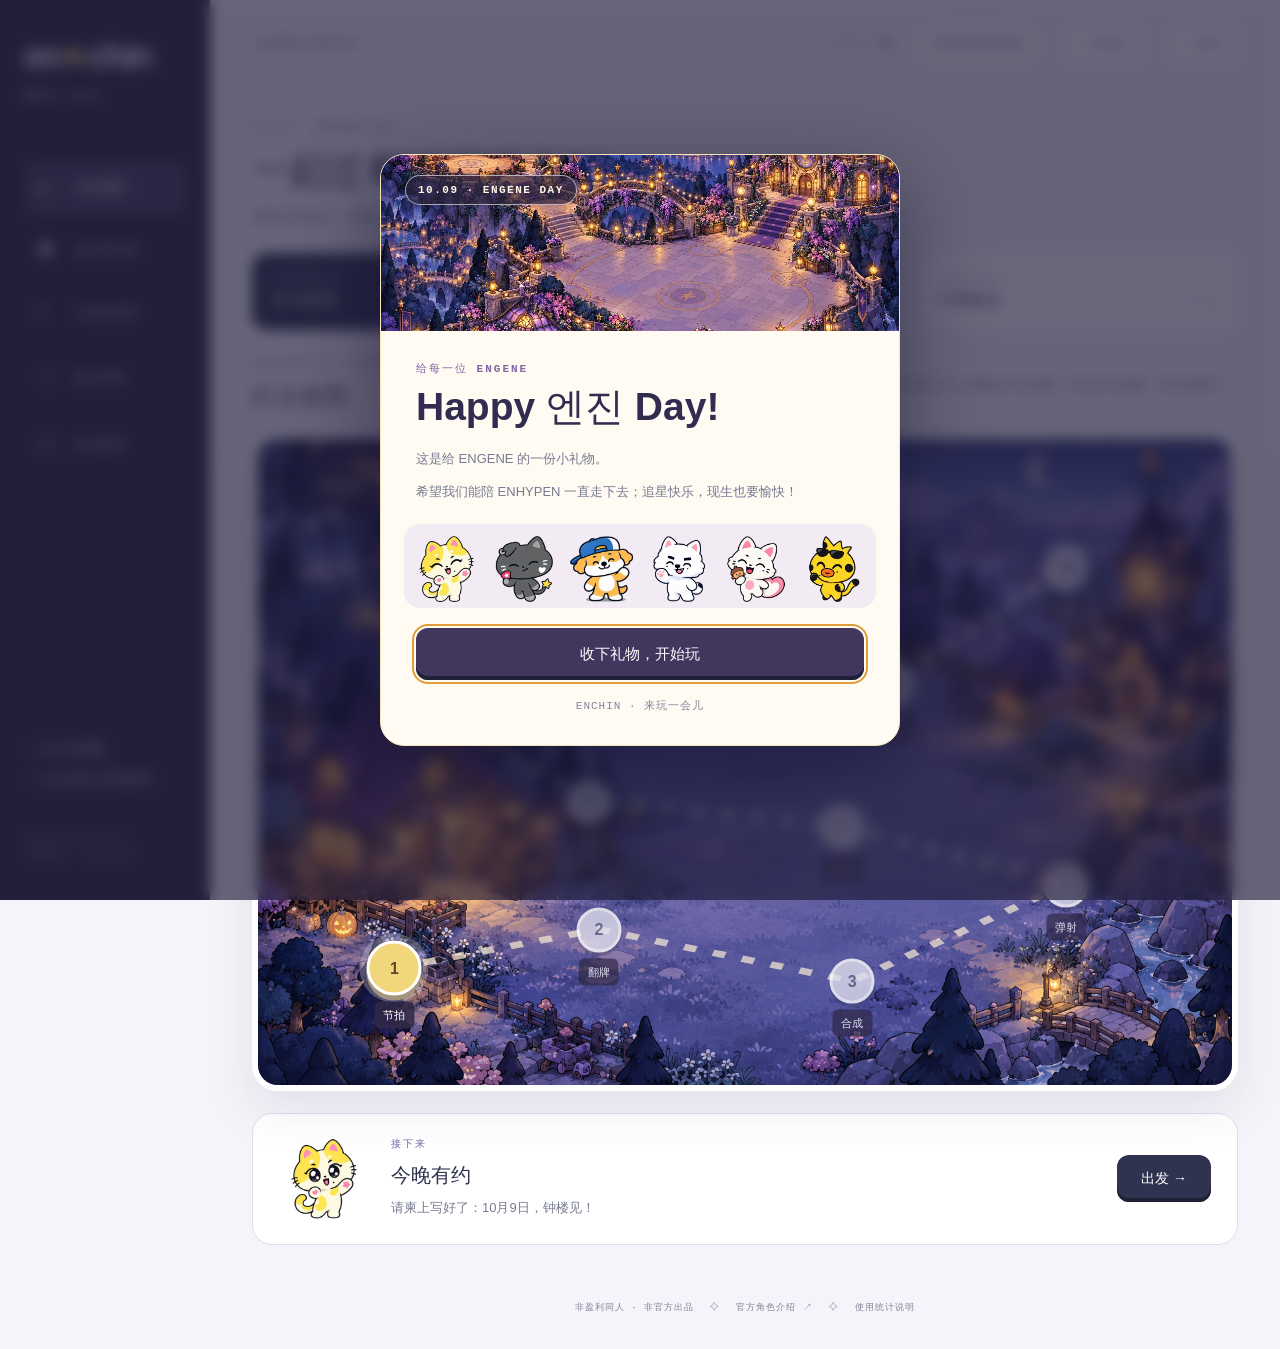
<file: index.html>
<!doctype html>
<html lang="zh-CN">
<head><meta charset="utf-8"><meta name="viewport" content="width=device-width,initial-scale=1"><meta name="theme-color" content="#292940"><title>ENCHIN · 来玩一会儿</title><link rel="preload" as="image" href="assets/welcome-hero.webp" fetchpriority="high"><link rel="preload" as="image" href="assets/welcome-friends.webp" fetchpriority="high"><link rel="stylesheet" href="town.css"></head>
<body>
 <aside class="rail"><a class="logo" href="town.html">en<span>✳</span>chin<small>来玩一会儿</small></a><nav aria-label="小镇导航"><button data-page="map" class="selected"><b>⌘</b> 小镇地图</button><button data-page="arcade"><b>✦</b> 自由游乐场</button><button data-page="rest"><b>☁</b> 口袋休息室</button><button data-page="friends"><b>♡</b> 角色手册</button><button data-page="album"><b>▧</b> 纪念贴纸</button></nav><p class="rail-note">一点点动脑，<br>一点点把心情放轻。</p><span class="fan-label">ENGENE FAN GAME<br>非盈利同人 · 非官方出品</span></aside>
 <div class="shell"><header class="top"><span id="breadcrumb">小镇地图 / 夜游开始</span><div><span class="stamp-count" id="stamps">✧ 0 / 30</span><button class="quiet celebrate-trigger" id="celebrate-open">ENGENE 留言墙</button><button class="quiet" id="sound" aria-pressed="false">♫ 音效关</button><button class="quiet" id="music-open" aria-haspopup="dialog" disabled>♫ 配乐</button></div></header>
 <main id="main" tabindex="-1"></main>
 <footer>非盈利同人 · 非官方出品 <span>✧</span> <a href="https://x.com/ENHYPEN/status/2052207090983481449" target="_blank" rel="noopener">官方角色介绍 ↗</a> <span>✧</span> <a href="统计说明.html">使用统计说明</a></footer></div>
 <div id="toast" role="status" aria-live="polite"></div>
 <dialog id="welcome-dialog" aria-labelledby="welcome-title" aria-describedby="welcome-message"><div class="welcome-scene" aria-hidden="true"><img class="welcome-scene-art" src="assets/welcome-hero.webp" alt="" fetchpriority="high" decoding="async"><span>10.09 · ENGENE DAY</span></div><div class="welcome-note"><p class="welcome-to">给每一位 ENGENE</p><h2 id="welcome-title">Happy 엔진 Day!</h2><div id="welcome-message"><p>这是给 ENGENE 的一份小礼物。</p><p>希望我们能陪 ENHYPEN 一直走下去；追星快乐，现生也要愉快！</p></div><div id="welcome-friends" class="welcome-friends" aria-hidden="true"></div><button class="primary" id="welcome-enter">收下礼物，开始玩</button><p class="welcome-sign">ENCHIN · 来玩一会儿</p></div></dialog>
 <dialog id="modal"><div id="modal-body"></div></dialog><dialog id="music-dialog" aria-labelledby="music-title"><div class="music-head"><div><p class="eyebrow">FOR ENGENE</p><h2 id="music-title">一起听 Highway 1009</h2></div><button class="secondary" id="music-close" aria-label="关闭配乐面板">✕</button></div><p>在游戏里播放你设备上的音频，或者去听官方版本。</p><button class="primary" id="music-pick">选择设备里的音频</button><input id="music-file" type="file" accept="audio/*" hidden><audio id="music-audio" controls loop hidden></audio><p id="music-status" role="status">音频只在当前设备播放，不会上传。</p><a class="music-official" href="https://weverse.io/enhypen/media/1-146837894" target="_blank" rel="noopener">听官方版本 ↗</a></dialog><dialog id="celebrate-dialog" aria-labelledby="celebrate-title"><div class="celebrate-head"><div><p class="eyebrow">10.09 · ENGENE DAY</p><h2 id="celebrate-title">今天这张，给你！</h2></div><button class="secondary" id="celebrate-close" aria-label="关闭">✕</button></div><div class="celebrate-tabs" role="tablist" aria-label="共庆方式"><button data-celebrate-tab="card" aria-selected="true">纪念卡</button><button data-celebrate-tab="wall" aria-selected="false">留言墙</button><button data-celebrate-tab="feedback" aria-selected="false">提建议</button></div><section id="celebrate-card-panel"><p class="muted">写句话，和六位伙伴留张节日卡；卡上的二维码也能带朋友来玩。</p><div class="celebrate-fields"><label>落款<input id="card-name" maxlength="16" placeholder="一位 ENGENE"></label><label>想说的话<textarea id="card-message" maxlength="56" rows="3" placeholder="10月9日快乐！"></textarea></label></div><canvas id="card-canvas" width="1080" height="1440" role="img" aria-label="含游戏入口二维码的 ENGENE DAY 纪念卡预览"></canvas><div class="celebrate-actions"><button class="primary" id="card-save">保存图片</button><button class="secondary" id="card-share">分享图片</button></div></section><section id="celebrate-wall-panel" hidden><p class="muted">愿意公开的祝福，经作者确认后会陆续上墙。</p><div id="approved-wall" class="approved-wall"></div><div class="celebrate-actions"><a id="wish-form" class="primary" hidden target="_blank" rel="noopener">写下祝福 ↗</a></div><p class="muted" id="wish-form-help">祝福入口准备中。</p></section><section id="celebrate-feedback-panel" hidden><p class="muted">哪关最喜欢，哪里不顺手？意见只给作者看，不会上墙。</p><div class="celebrate-actions"><a id="feedback-form" class="primary" hidden target="_blank" rel="noopener">填写游戏意见 ↗</a></div><p class="muted" id="feedback-form-help">意见入口准备中。</p></section><p class="celebrate-status" id="celebrate-status" role="status"></p></dialog>
 <script src="engine.js"></script><script src="state.js"></script><script src="art.js"></script><script src="journey.js"></script><script src="extra-games.js"></script><script src="materials.js"></script><script src="tactile.js"></script><script src="analytics.js"></script><script src="town.js"></script><script src="celebrate.js"></script><script src="welcome.js"></script><script src="music.js"></script>
</body></html>
</file>
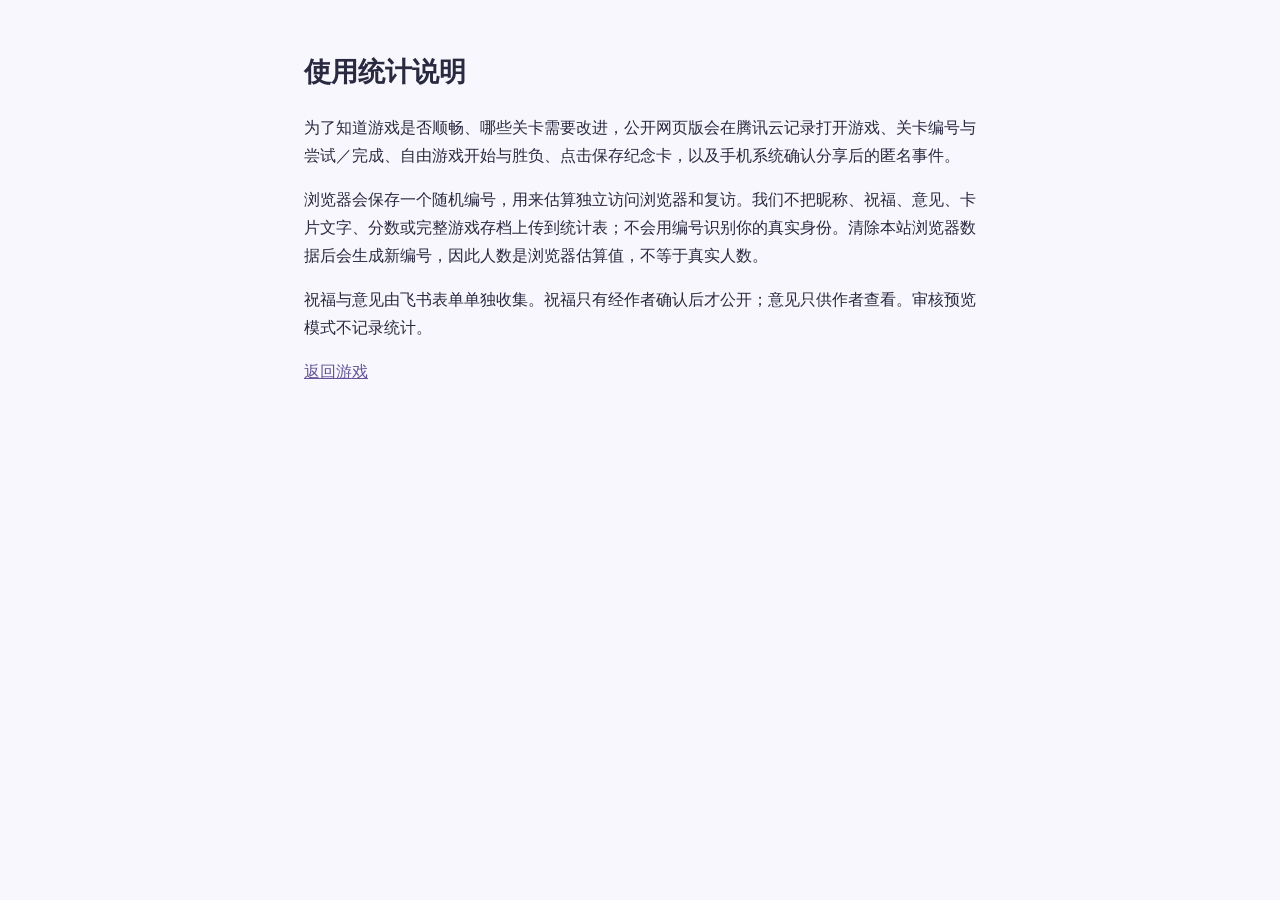
<file: 统计说明.html>
<!doctype html><html lang="zh-CN"><head><meta charset="utf-8"><meta name="viewport" content="width=device-width,initial-scale=1"><title>使用统计说明 · ENCHIN 来玩一会儿</title><style>body{max-width:42rem;margin:3rem auto;padding:0 1.25rem;font:16px/1.75 system-ui,sans-serif;color:#292940;background:#f8f7fd}h1{font-size:1.7rem}a{color:#645497}</style></head><body><h1>使用统计说明</h1><p>为了知道游戏是否顺畅、哪些关卡需要改进，公开网页版会在腾讯云记录打开游戏、关卡编号与尝试／完成、自由游戏开始与胜负、点击保存纪念卡，以及手机系统确认分享后的匿名事件。</p><p>浏览器会保存一个随机编号，用来估算独立访问浏览器和复访。我们不把昵称、祝福、意见、卡片文字、分数或完整游戏存档上传到统计表；不会用编号识别你的真实身份。清除本站浏览器数据后会生成新编号，因此人数是浏览器估算值，不等于真实人数。</p><p>祝福与意见由飞书表单单独收集。祝福只有经作者确认后才公开；意见只供作者查看。审核预览模式不记录统计。</p><p><a href="index.html">返回游戏</a></p></body></html>
</file>
<file: town.css>
@charset "UTF-8";
:root{--ink:#30334f;--night:#292940;--purple:#7763ad;--paper:#f5f4fa;--muted:#777b92;--line:#deddeb;--gold:#f2d67c;--pink:#e8a0b4;--blue:#b3cbed;font-family:"Segoe UI","Microsoft YaHei",sans-serif;color:var(--ink);background:var(--paper);font-synthesis:none}
*{box-sizing:border-box}body{margin:0}button,a{-webkit-tap-highlight-color:transparent}button,input,select{font:inherit}button{cursor:pointer;border:0;color:inherit;background:none}button:disabled{cursor:default;opacity:.5}button:focus-visible,a:focus-visible,[tabindex]:focus-visible{outline:2px solid #df9d39;outline-offset:2px}a{color:inherit}h1,h2,h3,p{margin:0}h1,h2,h3{font-family:"Arial Rounded MT Bold","Microsoft YaHei",sans-serif}h1{font-size:clamp(26px,3vw,40px);letter-spacing:-1.5px;line-height:1.3}h2{font-size:24px}h3{font-size:19px}.eyebrow{font:700 10px/1.5 Consolas,monospace;letter-spacing:2px;color:var(--purple);margin-bottom:10px}.muted{color:var(--muted);font-size:13px;line-height:1.8}.rail{width:210px;position:fixed;inset:0 auto 0 0;background:var(--night);color:#f5f2fa;padding:38px 24px;display:flex;flex-direction:column;z-index:20}.logo{font-size:35px;letter-spacing:-2px;font-weight:800;text-decoration:none;line-height:1}.logo span{color:var(--gold);font-size:28px}.logo small{display:block;font-size:12px;letter-spacing:4px;font-weight:500;margin-top:16px}.rail nav{display:grid;gap:9px;margin-top:60px}.rail nav button{text-align:left;padding:15px 12px;border-radius:13px;color:#b7b6cd;font-size:13px;white-space:nowrap}.rail nav b{font-size:21px;vertical-align:middle;display:inline-block;width:33px;font-weight:400}.rail nav .selected{background:#45405e;color:#fff}.rail nav .selected b{color:var(--gold)}.rail-note{margin-top:auto;padding-top:35px;font-size:16px;line-height:1.9;color:#bdb5d4}.fan-label{font-size:9px;letter-spacing:1px;line-height:1.8;color:#a29cae;margin-top:35px}.shell{margin-left:210px;padding:0 42px;max-width:1720px}.top{display:flex;align-items:center;justify-content:space-between;min-height:88px;border-bottom:1px solid var(--line);font-size:12px;color:var(--muted)}.top>div{display:flex;gap:25px;align-items:center}.stamp-count{color:var(--purple);font:700 13px Consolas,monospace}.quiet{padding:10px 15px;border:1px solid var(--line);border-radius:99px;background:#fff;font-size:12px}main{padding-top:32px;min-height:calc(100vh - 140px)}.page-head{display:flex;justify-content:space-between;align-items:end;gap:20px;margin-bottom:25px}.page-head p:not(.eyebrow){margin-top:10px;color:var(--muted);font-size:13px;line-height:1.8}.tag{font:700 10px/1.5 Consolas,monospace;letter-spacing:1px;color:var(--purple);background:#ece8f5;padding:7px 12px;border-radius:99px;white-space:nowrap}.primary{background:var(--ink);color:#fff;padding:14px 24px;border-radius:12px;box-shadow:inset 0 -4px 0 #1e2136;font-weight:600;font-size:14px;min-height:47px}.primary:hover{background:#484365}.primary:active{transform:translateY(1px);box-shadow:inset 0 -2px 0 #1e2136}.secondary{border:1px solid var(--line);border-radius:12px;padding:13px 18px;background:white;min-height:46px;font-size:13px}.map-wrap{position:relative;border:6px solid #fff;border-radius:26px;overflow:hidden;background:#9292c4;box-shadow:0 18px 50px #3c30531a;aspect-ratio:3/2}.map-art{width:100%;height:100%;object-fit:cover;display:block}.map-path{position:absolute;inset:0;width:100%;height:100%;pointer-events:none}.map-path polyline{stroke:#f9edd4;stroke-width:1;stroke-dasharray:1.3 1.8;fill:none;opacity:.7}.map-label{position:absolute;top:5%;left:5%;color:white;text-shadow:0 2px 5px #272343;letter-spacing:3px;font-size:13px}.node{position:absolute;transform:translate(-50%,-50%);width:45px;height:45px;border:3px solid #fff;border-radius:50%;background:#deddec;box-shadow:0 4px 0 #46436660;color:#686681;font-weight:800}.node.current{background:var(--gold);color:#5c4521;width:55px;height:55px;box-shadow:0 0 0 7px #ffffff40,0 5px 0 #827051}.node.complete{background:#8f7ebc;color:white}.node:disabled{opacity:.8}.node small{position:absolute;top:100%;left:50%;transform:translateX(-50%);white-space:nowrap;padding-top:7px;color:white;font-size:9px;letter-spacing:1px;text-shadow:0 1px 3px #3a2c53}.journey-card{display:flex;gap:22px;align-items:center;background:white;border:1px solid var(--line);border-radius:20px;padding:20px 26px;margin:22px 0}.journey-card .sprite{width:90px;flex:none}.journey-card>div{flex:1}.journey-card h2{font-size:20px;margin:5px 0 7px}.sprite{display:inline-block;aspect-ratio:1;flex-shrink:0;background-repeat:no-repeat;background-size:300% 200%;vertical-align:middle;width:100%;pointer-events:none}.arcade-grid{display:grid;grid-template-columns:repeat(3,1fr);gap:21px}.arcade-card{background:white;border:1px solid var(--line);border-radius:22px;overflow:hidden}.arcade-art{height:235px;position:relative;display:flex;align-items:center;justify-content:center;background:#e9e4f5}.arcade-art .sprite{width:60%;max-width:190px;filter:drop-shadow(0 10px 3px #40334b18)}.arcade-art::after{position:absolute;bottom:15px;left:20px;content:attr(data-type);font:800 11px Consolas;letter-spacing:2px;color:#6f627f}.arcade-card:nth-child(2) .arcade-art{background:#f6e1e6}.arcade-card:nth-child(3) .arcade-art{background:#dbe8f4}.arcade-copy{padding:25px}.arcade-copy h2{font-size:20px;margin-bottom:12px}.arcade-copy p{min-height:80px}.arcade-copy .primary{width:100%;margin-top:20px}.record{font:12px Consolas;color:var(--purple);margin-top:15px}.mini-banner{margin-top:25px;padding:22px 25px;border:1px dashed #b5abc9;border-radius:17px;display:flex;align-items:center;justify-content:space-between;gap:20px}.mini-banner p{font-size:14px}.play-top{display:flex;align-items:center;gap:17px;margin-bottom:20px}.play-top h1{font-size:25px;flex:1}.play-top .back{font-size:22px}.play-layout{display:grid;grid-template-columns:minmax(0,720px) minmax(200px,260px);gap:24px;align-items:start;justify-content:center}.board-shell{background:white;border:1px solid var(--line);border-radius:22px;padding:14px;overflow:hidden}.scorebar{display:flex;justify-content:space-around;padding:10px 0 20px;text-align:center}.scorebar span{display:block;font-size:10px;color:var(--muted);margin-bottom:5px}.scorebar strong{font:700 22px Consolas,monospace}.game-surface{position:relative;border-radius:16px;overflow:hidden;background:#ebe8f5}.game-surface canvas{display:block;width:100%;height:auto;aspect-ratio:720/760;touch-action:none}.connect-grid{display:grid;grid-template-columns:repeat(6,1fr);gap:5px;padding:13px;background:#e3dfef;touch-action:none;aspect-ratio:1}.tile{position:relative;border:2px solid transparent;border-radius:14px;background:#f8f6fc;min-width:0;padding:3px;aspect-ratio:1;box-shadow:0 3px 0 #ccc5de;transition:transform .1s}.tile .sprite{display:block}.tile.picked{background:#ffebaa;border-color:#c8a154;transform:scale(.92);box-shadow:0 0 0 3px #fff6d7}.tile.frozen{background:#c6e3f3;border-color:#9ec2dc}.tile.frozen:after{content:'❄';position:absolute;bottom:0;right:2px;color:#417da1;font-size:18px}.tile.hint{outline:3px dashed var(--purple);outline-offset:-3px}.board-foot{display:flex;align-items:center;justify-content:space-between;padding:15px 4px 3px;gap:10px;font-size:12px;line-height:1.6;color:var(--muted)}.board-foot button{flex-shrink:0}.side-card{padding:25px;border:1px solid var(--line);border-radius:20px;background:#fff}.side-card+.side-card{margin-top:16px}.side-card h3{margin:9px 0 14px}.side-card p{font-size:12px;line-height:1.9;color:var(--muted)}.side-card .primary,.side-card .secondary{width:100%;margin-top:18px}.side-card .sprite{width:95px;display:block;margin:auto}.next-row{display:flex;justify-content:center;gap:4px;align-items:center}.next-row .sprite{width:75px;margin:0}.next-row span:not(.sprite){font-size:16px;color:#b5acc7}.progress{height:7px;background:#eeeaf5;border-radius:10px;overflow:hidden;margin-top:20px}.progress i{display:block;height:100%;background:var(--purple);width:0;transition:width .3s}.stage-toast{position:absolute;max-width:calc(100% - 24px);text-align:center;left:50%;bottom:8%;transform:translateX(-50%);background:#fffef1e8;color:#5b5270;border-radius:10px;padding:10px 17px;font-weight:600;pointer-events:none;font-size:13px;white-space:normal}.rest-layout{display:grid;grid-template-columns:minmax(0,1fr) 265px;gap:24px}.rest-stage{min-height:480px;border-radius:22px;background:#e6e0f1;border:6px solid white;display:flex;flex-direction:column;align-items:center;justify-content:center;gap:18px;padding:32px 20px;position:relative;overflow:hidden}.rest-tabs{display:flex;gap:10px;margin-bottom:18px}.rest-tabs button{padding:12px 20px;border:1px solid var(--line);border-radius:99px;font-size:13px}.rest-tabs button.selected{background:var(--ink);color:white}.plush{width:min(78%,340px);aspect-ratio:1;touch-action:none;transition:transform .5s cubic-bezier(.2,1.8,.4,1);position:relative;z-index:1}.plush .sprite{display:block;filter:drop-shadow(0 16px 7px #39334c24)}.rest-caption{color:#655d7c;font-size:13px;text-align:center;line-height:1.6}.rest-bottom{font-size:12px;color:#756785;text-align:center;line-height:1.6}.picker{display:grid;grid-template-columns:repeat(3,1fr);gap:7px;margin-top:17px}.picker button{border:1px solid var(--line);padding:5px 0;border-radius:12px;font-size:9px}.picker button.selected{background:#eee7fa;border-color:var(--purple)}.picker .sprite{width:64px;max-width:100%}.skin-tabs{display:flex;gap:8px;flex-wrap:wrap;margin:18px 0}.skin-tabs button{padding:10px 15px;border:1px solid var(--line);border-radius:10px;background:white;font-size:12px}.skin-tabs button.selected{background:var(--ink);color:white}.bubble-grid{display:grid;grid-template-columns:repeat(4,1fr);width:85%;gap:10px;padding:0}.bubble{aspect-ratio:1;border:1px solid #ffffff;border-radius:50%;background:#ffffff65;box-shadow:inset 0 5px 8px #fff9,0 4px 6px #54467015}.bubble .sprite{width:80%}.bubble.popped{opacity:.2;box-shadow:inset 0 3px 6px #54467040}.breathe-orbit{width:min(245px,80%);flex:none;aspect-ratio:1;background:#ffffff45;border:1px solid #fff;border-radius:50%;display:flex;justify-content:center;align-items:center;transition:transform 4s ease-in-out;margin:20px 0}.breathe-orbit .sprite{width:90%}.friend-grid{display:grid;grid-template-columns:repeat(3,1fr);gap:20px}.friend-card{padding:18px 25px 25px;border:1px solid var(--line);background:white;border-radius:20px}.friend-card .sprite{display:block;width:100%;max-width:260px;margin:auto}.friend-card h2{font-size:20px;margin:5px 0 12px}.friend-card p{font-size:12px;line-height:1.85;color:var(--muted)}.album-grid{display:grid;grid-template-columns:repeat(3,1fr);gap:20px}.sticker{background:white;border:1px solid var(--line);border-radius:20px;padding:20px;text-align:center}.sticker .sprite{width:140px;max-width:100%;filter:drop-shadow(4px 4px 0 #dad2e9)}.sticker.locked .sprite{filter:grayscale(1);opacity:.2}.sticker h3{font-size:15px;margin:12px 0}.sticker span{font-size:12px;color:var(--muted)}footer{display:flex;align-items:center;justify-content:center;flex-wrap:wrap;gap:16px;padding:33px 0;font:9px/1.8 Consolas,monospace;letter-spacing:1px;color:#85819a}footer a{text-decoration:none}#toast{position:fixed;bottom:28px;left:calc(50% + 105px);transform:translateX(-50%);max-width:80vw;background:var(--night);color:white;padding:13px 25px;border-radius:12px;z-index:50;font-size:13px;box-shadow:0 8px 30px #27213e35}#toast:empty{display:none}dialog{width:min(430px,90vw);max-height:calc(100dvh - 32px);overflow:auto;border:0;border-radius:25px;padding:35px;color:var(--ink);text-align:center;box-shadow:0 30px 100px #13112070}dialog::backdrop{background:#2520398c;backdrop-filter:blur(5px)}dialog .sprite{width:140px;margin-bottom:12px}dialog h2{margin-bottom:12px}dialog p{font-size:13px;color:var(--muted);line-height:1.8}dialog .actions{display:flex;gap:12px;justify-content:center;margin-top:24px;flex-wrap:wrap}.result-score{font:700 36px Consolas;margin:20px}.stars{color:#c99939;letter-spacing:8px;font-size:26px}.loading{padding:90px 30px;text-align:center;line-height:2}.loading button{margin-top:20px}
@media(min-width:1500px){.map-wrap{max-height:680px;aspect-ratio:auto}.map-art{max-height:680px;object-fit:cover}}@media(max-width:1100px){.rail{width:180px;padding:30px 18px}.shell{margin-left:180px;padding:0 24px}.play-layout{grid-template-columns:minmax(0,1fr) 210px;gap:17px}.side-card{padding:18px}.arcade-grid{gap:13px}.arcade-copy{padding:18px}.arcade-art{height:190px}.rest-layout{grid-template-columns:minmax(0,1fr) 235px}.friend-grid{grid-template-columns:repeat(2,1fr)}#toast{left:calc(50% + 90px)}}
@media(max-width:760px){.rail{position:fixed;inset:auto 0 0;width:100%;padding:7px 5px calc(7px + env(safe-area-inset-bottom));height:auto;border-radius:20px 20px 0 0}.logo,.rail-note,.fan-label{display:none}.rail nav{margin:0;display:flex;justify-content:space-around;gap:0}.rail nav button{padding:5px 6px;display:flex;flex-direction:column;align-items:center;gap:2px;font-size:10px;border-radius:10px}.rail nav b{width:auto;font-size:21px}.shell{margin:0;padding:0 18px 85px}.top{min-height:66px}.top>div{gap:10px}.stamp-count{font-size:11px}.quiet{padding:8px 10px}main{padding-top:24px;min-height:calc(100vh - 200px)}.page-head{align-items:start}.page-head .tag{display:none}.page-head p:not(.eyebrow){font-size:12px}.map-wrap{aspect-ratio:1; border-width:4px;border-radius:19px}.map-art{object-fit:cover}.node{width:32px;height:32px;font-size:11px;border-width:2px}.node.current{width:39px;height:39px;box-shadow:0 0 0 4px #fff5,0 3px 0 #827051}.node small{font-size:8px}.map-label{font-size:10px}.journey-card{padding:17px;gap:10px;flex-wrap:wrap}.journey-card .sprite{width:66px}.journey-card h2{font-size:17px}.journey-card .primary{width:100%;margin-top:6px}.arcade-grid{grid-template-columns:1fr}.arcade-card{display:grid;grid-template-columns:37% 1fr}.arcade-art{height:100%;min-height:220px}.arcade-art .sprite{width:95%}.arcade-art::after{font-size:8px;left:12px}.arcade-copy p{min-height:0;font-size:12px}.arcade-copy .primary{margin-top:12px;padding:10px;min-height:42px}.record{font-size:11px;margin-top:10px}.mini-banner{padding:18px;align-items:start;flex-direction:column;gap:10px}.play-layout{display:flex;flex-direction:column;gap:14px}.board-shell{width:100%;padding:8px;border-radius:18px}.play-layout>aside{display:grid;grid-template-columns:1fr 1fr;width:100%;gap:10px}.side-card+.side-card{margin-top:0}.side-card{padding:15px}.side-card h3{font-size:15px;margin-top:5px}.side-card p{font-size:11px;line-height:1.7}.side-card .primary,.side-card .secondary{padding:10px;min-height:40px}.play-top{gap:8px}.play-top h1{font-size:20px}.scorebar{padding:10px 0 15px}.scorebar strong{font-size:20px}.connect-grid{padding:8px;gap:4px}.tile{border-radius:10px;padding:1px}.rest-layout{display:flex;flex-direction:column}.rest-layout>aside .side-card{padding:20px}.rest-stage{min-height:430px}.picker{grid-template-columns:repeat(6,1fr)}.picker .sprite{width:100%}.rest-tabs{gap:7px}.rest-tabs button{padding:10px 15px}.friend-grid{gap:12px}.friend-card{padding:12px 14px 20px}.friend-card h2{font-size:16px}.friend-card p{font-size:11px}.album-grid{gap:10px}.sticker{padding:10px}.sticker h3{font-size:11px}.sticker span{font-size:10px}.sticker .sprite{width:100%}footer{font-size:8px;padding-bottom:18px}#toast{bottom:90px;left:50%;font-size:12px}.skin-tabs button{padding:10px 12px}.board-foot{font-size:10px}.board-foot .secondary{font-size:11px;padding:8px 11px;min-height:36px}}
@media(prefers-reduced-motion:reduce){*,*::before,*::after{animation:none!important;transition:none!important;scroll-behavior:auto!important}}
.sprite>svg{display:block;width:100%;height:100%;overflow:hidden}
html{scroll-padding-bottom:100px}#toast{pointer-events:none}.touch-canvas,.game-surface canvas{scroll-margin-block:90px}.game-surface canvas{width:min(100%,calc((100dvh - 210px)*.947368));margin-inline:auto}
.chapter-tabs{display:grid;grid-template-columns:repeat(3,1fr);gap:12px;margin:0 0 26px}.chapter-tabs button{display:grid;grid-template-columns:1fr auto;text-align:left;gap:7px;padding:18px 20px;border:1px solid var(--line);border-radius:15px;background:#fff}.chapter-tabs span{grid-column:1/-1;font:10px Consolas;letter-spacing:1.5px;color:var(--muted)}.chapter-tabs strong{font-size:16px}.chapter-tabs small{font:12px Consolas;align-self:center;color:var(--muted)}.chapter-tabs [aria-pressed=true]{background:var(--ink);color:white;border-color:var(--ink)}.chapter-tabs [aria-pressed=true] span,.chapter-tabs [aria-pressed=true] small{color:#ddd0ec}.chapter-heading{display:flex;align-items:center;justify-content:space-between;gap:24px;margin-bottom:20px}.chapter-heading p:not(.eyebrow){max-width:420px;font-size:13px;color:var(--muted);line-height:1.8}.chapter-map .map-label{padding:8px 12px;background:#27233e99;border-radius:8px;letter-spacing:2px}.chapter-map .node small{background:#302847df;border-radius:6px;padding:6px 9px;margin-top:9px;font-size:11px;letter-spacing:0}.mission-tag{background:#f0ebf7;border-radius:9px;padding:9px 12px;margin-top:18px}.sticker-face{position:relative;max-width:200px;margin:0 auto 15px;background:#f5e8df;border:7px solid white;outline:1px dashed #d9c0aa;border-radius:45% 45% 18% 18%;padding:8px;transform:rotate(-3deg)}.sticker-伙伴 .sticker-face{background:#f0e7fb;border-radius:50%;transform:rotate(3deg)}.sticker-章节 .sticker-face{background:#e0ecec;border-radius:15px;transform:rotate(-2deg)}.sticker-瞬间 .sticker-face{background:#faf0cf;border-radius:18px 45px 18px 45px;transform:rotate(3deg)}.sticker-seal{position:absolute;right:3px;bottom:2px;font-size:25px!important;color:#766091!important;z-index:1}.sticker .eyebrow{margin-top:5px;font-size:9px}.sticker.locked .sticker-face{filter:grayscale(.6);opacity:.55}.sticker[hidden]{display:none}.sticker h3{line-height:1.5}.sticker>span{display:block;line-height:1.7;min-height:3.4em}
.touch-canvas{display:block;width:min(100%,420px);height:auto;touch-action:none;border-radius:22px;outline-offset:4px;cursor:grab}.touch-canvas:active{cursor:grabbing}.touch-tools{display:flex;justify-content:center;gap:8px;flex-wrap:wrap;max-width:100%}.touch-tools .secondary{font-size:12px;padding:10px 13px;min-height:44px}.touch-tools [aria-pressed=true]{background:var(--ink);color:white;border-color:var(--ink)}.rest-tabs{flex-wrap:wrap}.rest-stage[data-mode=sand]{background:#ece2d5}.rest-stage[data-mode=clay]{background:#e5ddec}.rest-stage[data-mode=parcel]{background:#f0e6ef}.rest-stage[data-mode=squish]{gap:8px}.power-control{display:flex;align-items:center;gap:8px;white-space:nowrap;font-size:12px;color:var(--ink)}.power-control input{width:95px;accent-color:var(--purple);min-height:32px}.power-control output{width:34px;font:12px Consolas}.board-foot:has(.power-control){flex-wrap:wrap}.board-foot:has(.power-control)>span{flex-basis:100%}
@media(max-width:760px){.chapter-tabs{gap:7px;margin-bottom:20px}.chapter-tabs button{padding:12px 9px;gap:6px}.chapter-tabs span{font-size:8px;letter-spacing:.5px}.chapter-tabs strong{font-size:13px;grid-column:1/-1}.chapter-tabs small{font-size:10px}.chapter-heading{display:block}.chapter-heading h2{font-size:23px}.chapter-heading p:not(.eyebrow){font-size:12px;margin-top:9px}.chapter-map .node small{font-size:10px}.album-grid{grid-template-columns:repeat(2,1fr)}.sticker-face{max-width:155px;margin-bottom:13px}.sticker>span{font-size:11px}.rest-tabs button{font-size:12px;padding:10px 13px}.rest-stage{padding:24px 12px}.touch-tools{gap:6px}.touch-tools .secondary{padding:9px 10px;font-size:11px}.power-control input{width:90px}}
/* Thirty-stop journey and six-game boards. */
.story-dialog{width:min(600px,92vw);padding:26px;text-align:left}.story-dialog h2{font-size:25px}.story-scene{height:225px;border-radius:16px;background-size:cover;background-position:center 65%;display:flex;align-items:flex-end;justify-content:center;overflow:hidden;margin:16px 0}.story-scene>.sprite{width:175px;margin:0;filter:drop-shadow(0 8px 8px #29213455)}.story-group{display:flex;align-items:end;justify-content:center;width:100%;padding:0 5px 20px}.story-group .sprite{width:17%;margin:0 -1%}.story-dialogue{min-height:90px;background:#f6f2fa;border-left:3px solid #aa8dc2;padding:15px 18px;border-radius:0 12px 12px 0}.story-dialogue strong{font:700 12px Consolas;letter-spacing:1px;color:var(--purple)}.story-dialogue p{margin-top:7px;color:var(--ink);font-size:15px}.story-dialog .mission-tag{font-size:12px;margin-top:12px}.story-dialog .actions{justify-content:flex-end;margin-top:18px}
.memory-grid{display:grid;grid-template-columns:repeat(4,minmax(0,1fr));gap:10px;background:#e8e0ef;padding:14px;border-radius:15px}.memory-card{aspect-ratio:1;border-radius:13px;background:#5b4c7a;box-shadow:inset 0 0 0 5px #fff2,0 3px 0 #3c3354;padding:5px;min-width:0;transition:background .18s,transform .18s}.memory-card:has(.sprite){background:#fff8ec;box-shadow:inset 0 0 0 2px #d4bb85,0 3px 0 #c4b8d1}.memory-card.found{opacity:1;background:#e3ecdf;box-shadow:inset 0 0 0 2px #adc1a0}.card-back{display:block;color:#ead5a2;font-size:clamp(25px,4vw,48px)}
.beat-track{height:340px;position:relative;overflow:hidden;border-radius:16px;background:repeating-linear-gradient(90deg,#34314e 0%,#34314e 32.8%,#514768 32.8%,#514768 33.333%)}.beat-notes{position:absolute;inset:0}.beat-note{position:absolute;width:33.333%;height:65px;display:flex;justify-content:center;transform:translateY(-50%);pointer-events:none}.beat-note .sprite{width:65px;filter:drop-shadow(0 0 10px #d4c5fb88)}.beat-line{position:absolute;top:82%;left:0;right:0;border-top:3px solid #fff2c0;box-shadow:0 0 14px #fae9b0;pointer-events:none}.beat-buttons{display:grid;grid-template-columns:repeat(3,1fr);gap:8px;margin-top:10px}.beat-buttons button{display:flex;align-items:center;justify-content:center;gap:5px;padding:8px}.beat-buttons .sprite{width:47px}.beat-buttons span:not(.sprite){font:12px Consolas}.beat-buttons button:active{background:#e8daab;transform:translateY(2px)}.extra-feedback{text-align:center;min-height:42px;padding:13px 5px 0;font-size:13px;color:var(--muted)}
.path-labels{display:flex;justify-content:space-between;padding:2px 12px 12px;font-size:12px;color:var(--purple)}.path-board{display:grid;grid-template-columns:repeat(4,minmax(0,1fr));gap:4px;padding:8px;background:#27283f;border-radius:16px}.pipe{position:relative;aspect-ratio:1;min-width:0;border-radius:9px;background:#3a3954;padding:0}.pipe svg{display:block;width:100%;height:100%;fill:#706680;stroke:#706680;stroke-width:9;stroke-linecap:round}.pipe.lit{background:#4a4055}.pipe.lit svg{stroke:#f4d894;fill:#f4d894;filter:drop-shadow(0 0 4px #f5d88a66)}.pipe b{position:absolute;left:5px;top:4px;color:#fbe8bb;font-size:11px}.pipe:active{background:#595072}
.interlude-banner{display:flex;align-items:center;justify-content:space-between;gap:15px;padding:15px 20px;margin-bottom:20px;border:1px solid #d8c8ad;background:#faf2dc;border-radius:14px;font-size:13px}.package-tabs{display:flex;gap:6px;flex-wrap:wrap;justify-content:center}.package-tabs button{padding:9px 12px;font-size:12px}.package-tabs [aria-pressed=true]{background:#655570;color:white;border-color:#655570}.material-canvas{width:min(100%,540px);box-shadow:inset 0 0 0 1px #8a715621;border:1px solid #b4a29344}.legacy-album{padding:22px;background:#fff;border:1px solid var(--line);border-radius:17px;margin-top:22px;font-size:13px;line-height:1.9}.legacy-album summary{cursor:pointer;font-size:16px;font-weight:600}.legacy-album p{color:var(--muted);margin-top:12px}.parcel-shelf{display:grid;grid-template-columns:repeat(4,1fr);gap:14px;margin-top:18px}.parcel-shelf>div{text-align:center}.parcel-shelf .sprite{max-width:110px}.parcel-shelf p{font-size:11px;margin-top:6px}
@media(max-width:760px){.chapter-map .node small{padding:3px 5px;margin-top:5px;font-size:9px}.chapter-map{aspect-ratio:3/4}.story-dialog{padding:20px}.story-scene{height:185px}.story-scene>.sprite{width:155px}.story-dialogue{min-height:100px;padding:12px}.story-dialogue p{font-size:14px}.story-dialog h2{font-size:22px}.memory-grid{gap:7px;padding:9px}.interlude-banner{align-items:stretch;flex-direction:column}.beat-track{height:280px}.beat-buttons .sprite{width:36px}.beat-buttons button{gap:2px}.parcel-shelf{grid-template-columns:repeat(3,1fr)}}
@media(min-width:501px) and (max-width:760px){.chapter-map{aspect-ratio:1}}
#celebrate-dialog{width:min(770px,calc(100vw - 28px));max-height:calc(100dvh - 26px);padding:24px;text-align:left;overflow:auto}
.celebrate-head{display:flex;justify-content:space-between;align-items:start;gap:14px}.celebrate-head h2{font-size:23px}.celebrate-head .secondary{padding:8px 14px;min-height:44px}.celebrate-tabs{display:flex;gap:7px;margin:20px 0;border-bottom:1px solid var(--line)}.celebrate-tabs button{padding:10px 15px;border-radius:10px 10px 0 0;font-size:13px}.celebrate-tabs [aria-selected=true]{background:#ebe5f5;color:#4c3d74;font-weight:700}.celebrate-fields{display:grid;grid-template-columns:1fr 2fr;gap:12px;margin:16px 0}.celebrate-fields label,#celebrate-dialog section>label{display:grid;gap:7px;font-size:13px;font-weight:600;color:#514663}#celebrate-dialog input,#celebrate-dialog textarea{width:100%;padding:11px 13px;border:1px solid var(--line);border-radius:10px;background:#fff;color:var(--ink);resize:vertical;font-size:14px}#celebrate-dialog input:focus,#celebrate-dialog textarea:focus{outline:2px solid #a481bd}#card-canvas{width:min(100%,380px);height:auto;display:block;margin:16px auto;border-radius:12px;box-shadow:0 10px 27px #29233b35}.celebrate-actions{display:flex;flex-wrap:wrap;align-items:center;justify-content:center;gap:10px;margin-top:15px}.celebrate-actions a{text-decoration:none;display:inline-flex;align-items:center}.celebrate-status{min-height:25px;margin-top:14px;text-align:center}.approved-wall{display:grid;grid-template-columns:repeat(2,minmax(0,1fr));gap:10px;margin:18px 0;max-height:260px;overflow:auto}.approved-wall article,.wall-empty{background:#f4eff7;border:1px solid #e6dce8;padding:14px;border-radius:12px}.approved-wall article strong{font-size:12px;color:#6b5488}.approved-wall article p{font-size:13px;color:var(--ink);margin-top:5px}.wall-empty{grid-column:1/-1;font-size:13px;color:var(--muted);line-height:1.6}.celebrate-trigger{color:#665082;border-color:#d6c2d5}.celebrate-trigger:hover{background:#faf1fb}
#celebrate-dialog [hidden]{display:none!important}
.approved-wall article p,.approved-wall article strong{overflow-wrap:anywhere}
@media(max-width:760px){#celebrate-dialog{padding:17px}.celebrate-head h2{font-size:20px}.celebrate-fields{grid-template-columns:1fr}.celebrate-tabs{margin:14px 0}.celebrate-tabs button{flex:1;padding:10px 6px}.approved-wall{grid-template-columns:1fr}.celebrate-trigger{padding:8px;font-size:11px}.top>div{gap:5px}}
#welcome-dialog{width:min(520px,calc(100vw - 32px));padding:0;overflow-x:hidden;overflow-y:auto;border:1px solid #f9e5bb;border-radius:24px;text-align:left;background:#fffaf2;box-shadow:0 24px 80px #12102d80}
#welcome-dialog::backdrop{background:#1e1b37a8;backdrop-filter:blur(7px)}
.welcome-scene{height:176px;background:radial-gradient(circle at 30% 36%,#d8c8fb 0 2px,transparent 3px),radial-gradient(circle at 74% 64%,#e6d6ff 0 1px,transparent 2px),linear-gradient(135deg,#413661,#272440);display:flex;align-items:flex-start;padding:20px 24px;position:relative;overflow:hidden}.welcome-scene-art{position:absolute;inset:0;width:100%;height:100%;object-fit:cover;object-position:center 47%;opacity:0}.welcome-scene.is-ready .welcome-scene-art{opacity:1}
.welcome-scene span{position:relative;padding:8px 12px;border:1px solid #fff9;border-radius:99px;background:#302741a8;color:#fff8e7;font:700 11px Consolas,monospace;letter-spacing:1.5px}
.welcome-note{padding:30px 35px 32px}.welcome-to{color:#8066a4!important;font:700 11px Consolas,monospace!important;letter-spacing:2px}.welcome-note h2{margin:8px 0 16px;font-size:clamp(29px,6vw,39px);line-height:1.2;color:#322d50}.welcome-note #welcome-message{color:#5a536d;font-size:15px;line-height:1.9}.welcome-note #welcome-message p+p{margin-top:10px}.welcome-friends{display:grid;grid-template-columns:repeat(6,minmax(0,1fr));align-items:end;gap:3px;margin:20px -12px 0;padding:8px 5px 2px;border-radius:16px;background:#f3ebf4}.welcome-doll{display:grid;place-items:center;aspect-ratio:1;min-width:0;border-radius:9px;background:#ffffff8c;color:#ad9bbd;font-size:18px}.welcome-friends.is-ready .welcome-doll{background-color:transparent;background-image:url('assets/welcome-friends.webp');background-size:300% 200%;color:transparent}.welcome-note .primary{width:100%;margin-top:20px;min-height:52px;background:#40365e;font-size:15px}.welcome-sign{text-align:center;color:#8c82a0!important;font:11px Consolas,monospace!important;letter-spacing:1px;margin-top:18px}
@media(max-width:500px){.welcome-scene{height:142px;padding:14px}.welcome-note{padding:24px 25px 26px}.welcome-note #welcome-message{font-size:14px}.welcome-note .primary{margin-top:22px}}
#music-dialog{width:min(430px,calc(100vw - 28px));text-align:left;padding:25px}
.music-head{display:flex;justify-content:space-between;align-items:start;gap:12px}.music-head h2{font-size:21px}.music-head .secondary{padding:8px 13px}
#music-dialog>p{margin:14px 0 18px}#music-pick{width:100%}#music-audio{display:block;width:100%;margin:18px 0 0}#music-audio[hidden]{display:none}
#music-status{margin:12px 0!important}.music-official{display:block;margin-top:18px;color:#65508a;font-weight:600;text-align:center;text-underline-offset:4px}
@media(max-width:760px){.top{flex-wrap:wrap;gap:5px;padding:9px 0}.top>div{width:100%;justify-content:space-between}.top .quiet{padding:7px 8px}}
</file>
